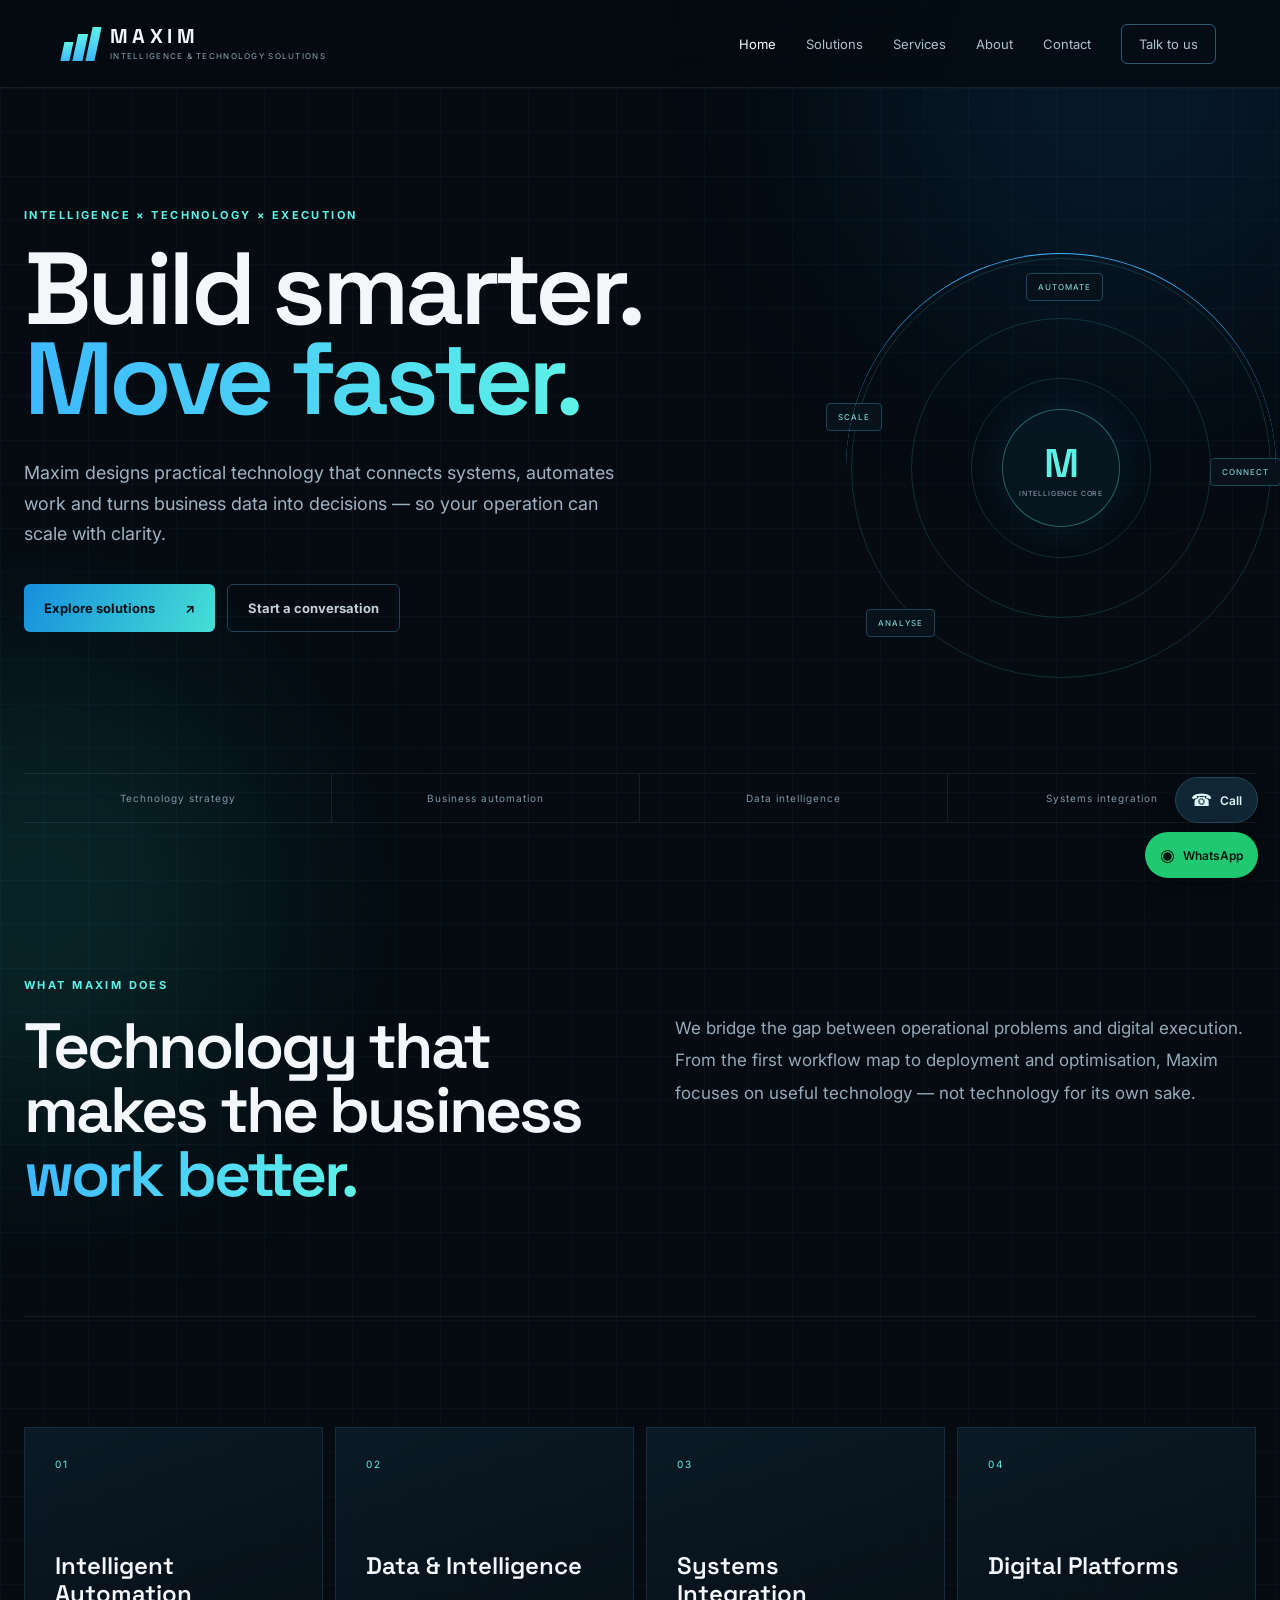
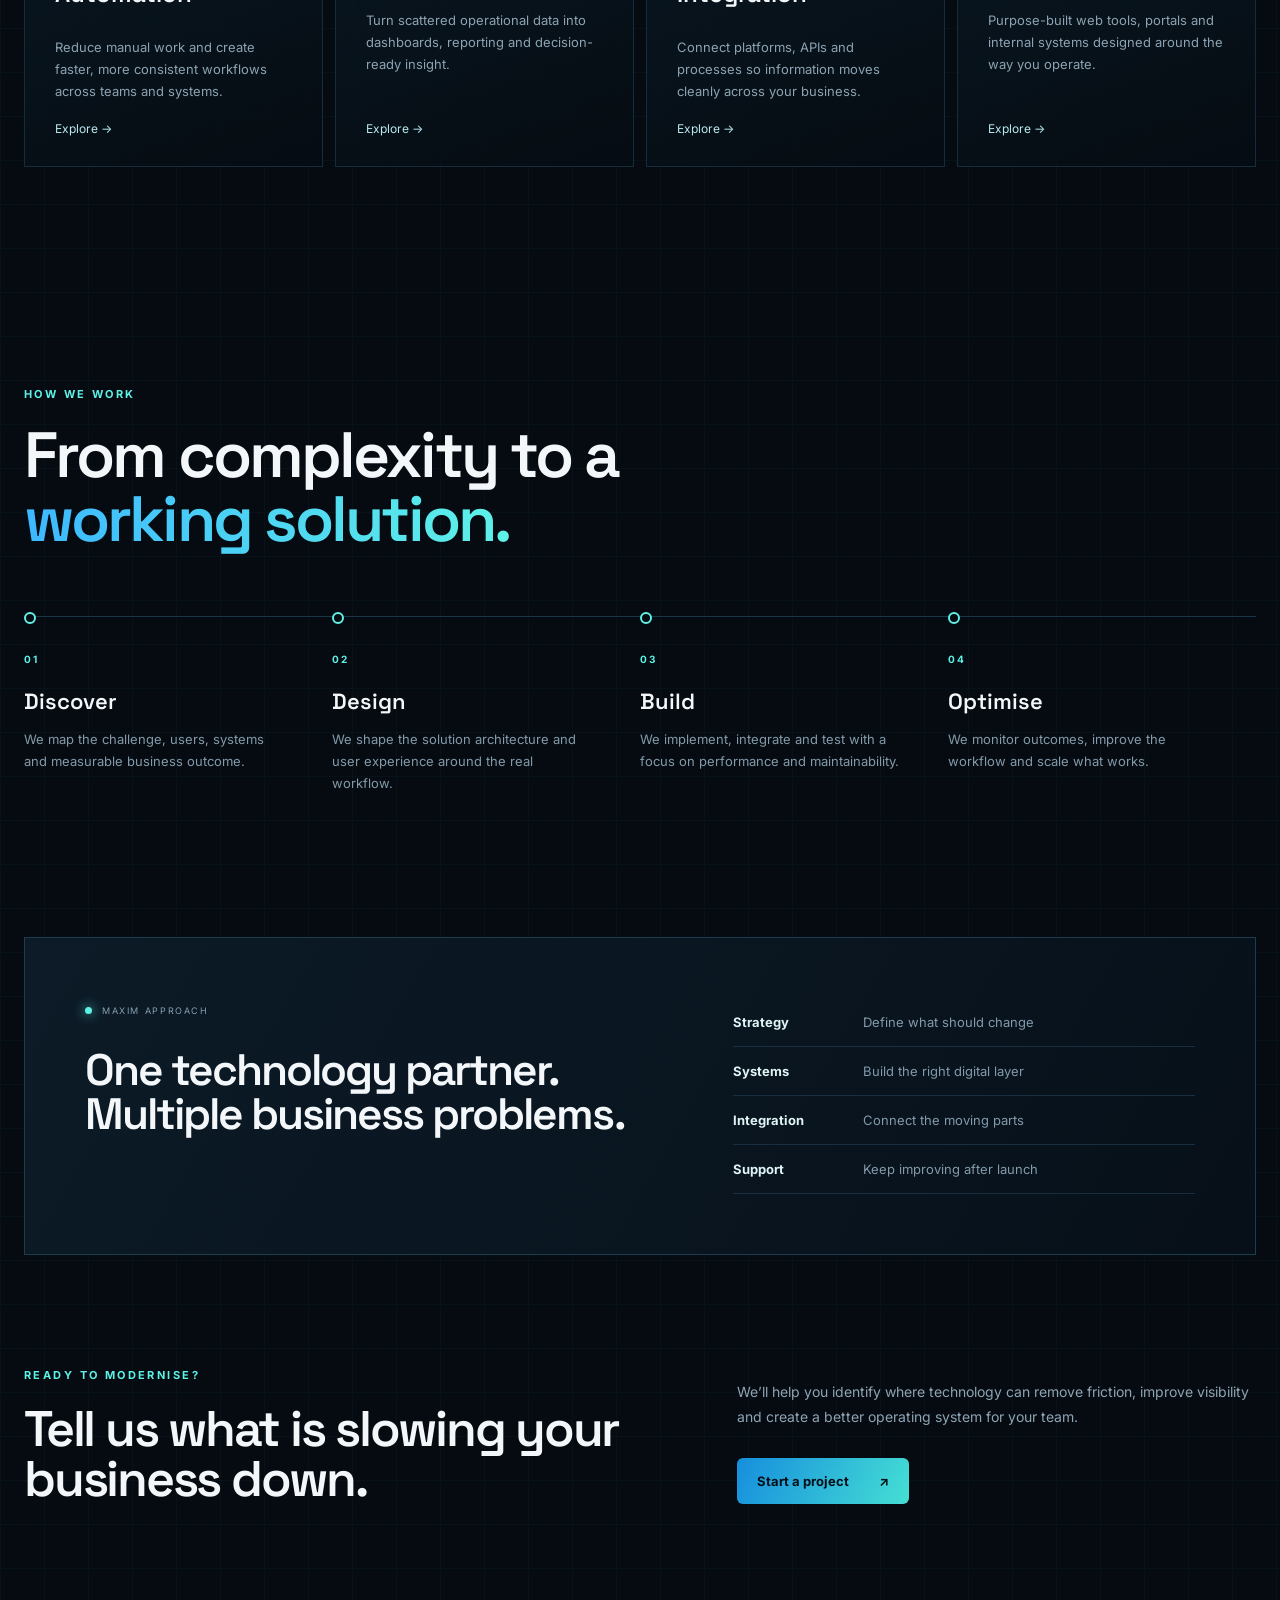
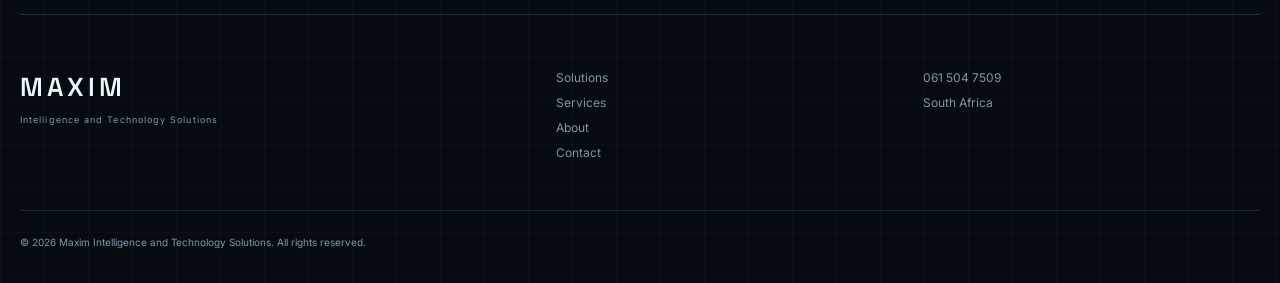
<file: index.html>
<!doctype html>
<html lang="en-ZA">
<head>
  <meta charset="utf-8">
  <meta name="viewport" content="width=device-width,initial-scale=1">
  <title>Maxim Intelligence & Technology Solutions | Smart Technology for Modern Business</title>
  <meta name="description" content="Maxim Intelligence and Technology Solutions helps South African businesses modernise operations with intelligent automation, digital platforms, data solutions, systems integration and managed technology services.">
  <meta name="keywords" content="Maxim Intelligence and Technology Solutions, IT solutions South Africa, business automation, systems integration, data analytics, software solutions, technology consulting">
  <meta name="robots" content="index,follow,max-image-preview:large">
  <meta name="theme-color" content="#071019">
  <meta property="og:type" content="website">
  <meta property="og:title" content="Maxim Intelligence & Technology Solutions">
  <meta property="og:description" content="Intelligence built into technology. Technology built around your business.">
  <meta property="og:locale" content="en_ZA">
  <meta name="twitter:card" content="summary_large_image">
  <link rel="canonical" href="/">
  <link rel="stylesheet" href="/styles.css">
  <script type="application/ld+json">
  {
    "@context":"https://schema.org",
    "@type":"Organization",
    "name":"Maxim Intelligence and Technology Solutions",
    "url":"/",
    "telephone":"+27 61 504 7509",
    "contactPoint":[{"@type":"ContactPoint","telephone":"+27 61 504 7509","contactType":"customer service","areaServed":"ZA","availableLanguage":["English"]}],
    "description":"Technology consulting, automation, systems integration, digital platforms and business intelligence solutions."
  }
  </script>
</head>
<body>
  <div class="ambient ambient-a"></div><div class="ambient ambient-b"></div>
  <header class="site-header">
    <a class="brand" href="/" aria-label="Maxim home">
      <span class="brand-mark" aria-hidden="true"><i></i><i></i><i></i></span>
      <span><strong>MAXIM</strong><small>INTELLIGENCE & TECHNOLOGY SOLUTIONS</small></span>
    </a>
    <button class="menu-toggle" aria-label="Open menu" aria-expanded="false"><span></span><span></span></button>
    <nav class="nav" aria-label="Primary navigation">
      <a class="active" href="/">Home</a><a href="/solutions.html">Solutions</a><a href="/services.html">Services</a><a href="/about.html">About</a><a href="/contact.html">Contact</a>
      <a class="nav-cta" href="tel:+27615047509">Talk to us</a>
    </nav>
  </header>

  <main>
    <section class="hero section">
      <div class="eyebrow reveal">INTELLIGENCE × TECHNOLOGY × EXECUTION</div>
      <h1 class="reveal">Build smarter.<br><span>Move faster.</span></h1>
      <p class="hero-copy reveal">Maxim designs practical technology that connects systems, automates work and turns business data into decisions — so your operation can scale with clarity.</p>
      <div class="hero-actions reveal">
        <a class="btn primary" href="/solutions.html">Explore solutions <b>↗</b></a>
        <a class="btn ghost" href="https://wa.me/27615047509?text=Hi%20Maxim%2C%20I%27d%20like%20to%20discuss%20a%20technology%20solution." target="_blank" rel="noopener">Start a conversation</a>
      </div>
      <div class="hero-visual reveal" aria-hidden="true">
        <div class="orbit o1"></div><div class="orbit o2"></div><div class="orbit o3"></div>
        <div class="core"><span>M</span><small>INTELLIGENCE CORE</small></div>
        <div class="node n1">AUTOMATE</div><div class="node n2">CONNECT</div><div class="node n3">ANALYSE</div><div class="node n4">SCALE</div>
      </div>
      <div class="trust-strip reveal">
        <span>Technology strategy</span><span>Business automation</span><span>Data intelligence</span><span>Systems integration</span>
      </div>
    </section>

    <section class="section intro-grid">
      <div>
        <div class="eyebrow reveal">WHAT MAXIM DOES</div>
        <h2 class="reveal">Technology that makes the business <span>work better.</span></h2>
      </div>
      <div class="lead reveal">We bridge the gap between operational problems and digital execution. From the first workflow map to deployment and optimisation, Maxim focuses on useful technology — not technology for its own sake.</div>
    </section>

    <section class="section cards-grid">
      <a class="feature-card reveal" href="/solutions.html#automation"><em>01</em><h3>Intelligent Automation</h3><p>Reduce manual work and create faster, more consistent workflows across teams and systems.</p><span>Explore →</span></a>
      <a class="feature-card reveal" href="/solutions.html#data"><em>02</em><h3>Data & Intelligence</h3><p>Turn scattered operational data into dashboards, reporting and decision-ready insight.</p><span>Explore →</span></a>
      <a class="feature-card reveal" href="/solutions.html#integration"><em>03</em><h3>Systems Integration</h3><p>Connect platforms, APIs and processes so information moves cleanly across your business.</p><span>Explore →</span></a>
      <a class="feature-card reveal" href="/solutions.html#digital"><em>04</em><h3>Digital Platforms</h3><p>Purpose-built web tools, portals and internal systems designed around the way you operate.</p><span>Explore →</span></a>
    </section>

    <section class="section process">
      <div class="section-heading reveal"><div class="eyebrow">HOW WE WORK</div><h2>From complexity to a <span>working solution.</span></h2></div>
      <div class="process-line">
        <article class="reveal"><b>01</b><h3>Discover</h3><p>We map the challenge, users, systems and measurable business outcome.</p></article>
        <article class="reveal"><b>02</b><h3>Design</h3><p>We shape the solution architecture and user experience around the real workflow.</p></article>
        <article class="reveal"><b>03</b><h3>Build</h3><p>We implement, integrate and test with a focus on performance and maintainability.</p></article>
        <article class="reveal"><b>04</b><h3>Optimise</h3><p>We monitor outcomes, improve the workflow and scale what works.</p></article>
      </div>
    </section>

    <section class="section metric-panel reveal">
      <div><span class="status-dot"></span><small>MAXIM APPROACH</small><h2>One technology partner.<br>Multiple business problems.</h2></div>
      <div class="metric-list"><p><strong>Strategy</strong><span>Define what should change</span></p><p><strong>Systems</strong><span>Build the right digital layer</span></p><p><strong>Integration</strong><span>Connect the moving parts</span></p><p><strong>Support</strong><span>Keep improving after launch</span></p></div>
    </section>

    <section class="section cta reveal">
      <div><div class="eyebrow">READY TO MODERNISE?</div><h2>Tell us what is slowing your business down.</h2></div>
      <div><p>We’ll help you identify where technology can remove friction, improve visibility and create a better operating system for your team.</p><a class="btn primary" href="/contact.html">Start a project <b>↗</b></a></div>
    </section>
  </main>

  <footer>
    <div class="footer-brand"><strong>MAXIM</strong><span>Intelligence and Technology Solutions</span></div>
    <div><a href="/solutions.html">Solutions</a><a href="/services.html">Services</a><a href="/about.html">About</a><a href="/contact.html">Contact</a></div>
    <div><a href="tel:+27615047509">061 504 7509</a><span>South Africa</span></div>
    <small>© <span id="year"></span> Maxim Intelligence and Technology Solutions. All rights reserved.</small>
  </footer>

  <div class="contact-fab">
    <a class="fab call" href="tel:+27615047509" aria-label="Call Maxim"><span>☎</span><b>Call</b></a>
    <a class="fab wa" href="https://wa.me/27615047509?text=Hi%20Maxim%2C%20I%27m%20interested%20in%20your%20technology%20solutions." target="_blank" rel="noopener" aria-label="WhatsApp Maxim"><span>◉</span><b>WhatsApp</b></a>
  </div>
  <script src="/script.js" defer></script>
</body></html>
</file>
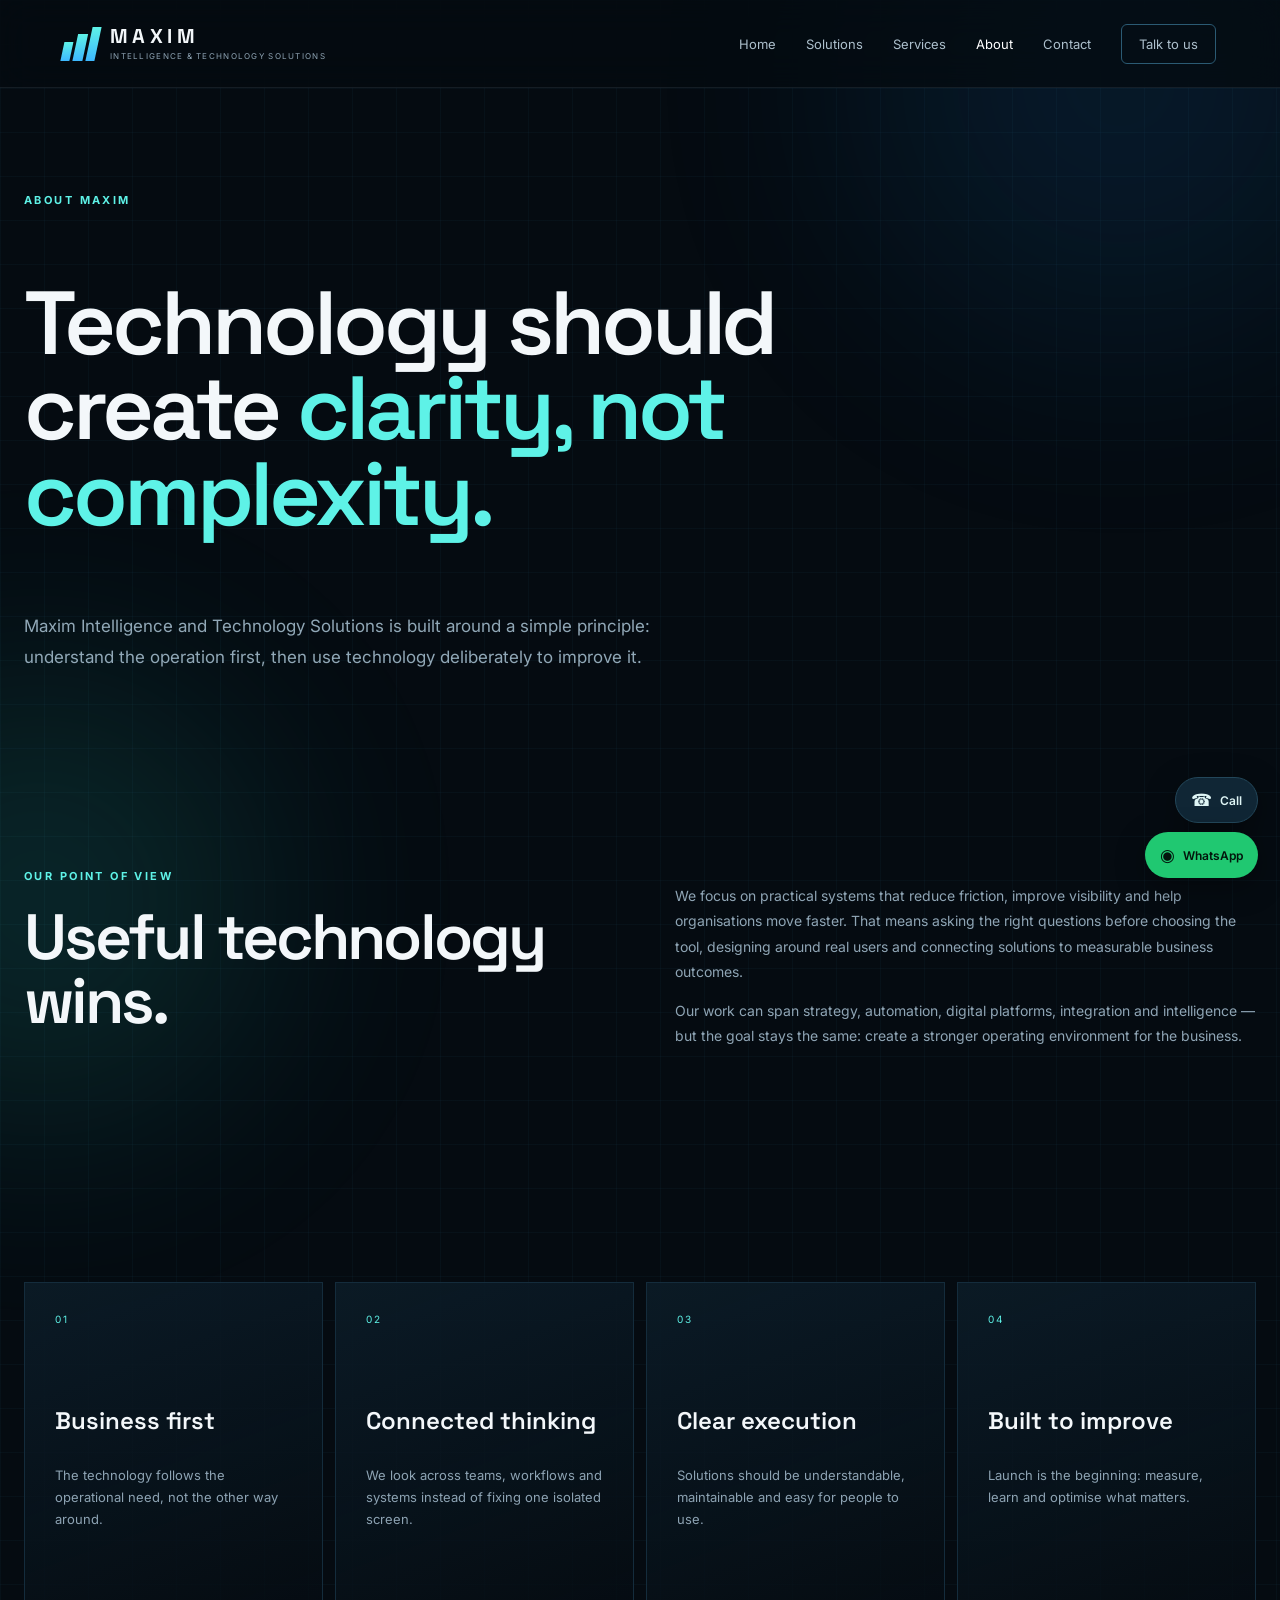
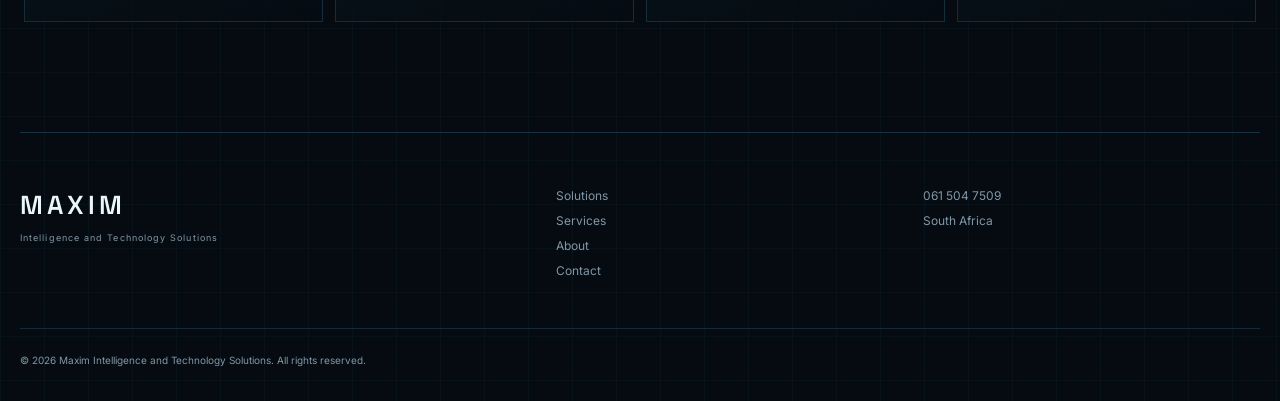
<file: about.html>
<!doctype html><html lang="en-ZA"><head><meta charset="utf-8"><meta name="viewport" content="width=device-width,initial-scale=1"><title>About Maxim | Maxim Intelligence & Technology Solutions</title><meta name="description" content="Learn about Maxim Intelligence and Technology Solutions and our practical approach to business technology."><meta name="robots" content="index,follow,max-image-preview:large"><meta name="theme-color" content="#071019"><meta property="og:type" content="website"><meta property="og:title" content="About Maxim | Maxim Intelligence & Technology Solutions"><meta property="og:description" content="Learn about Maxim Intelligence and Technology Solutions and our practical approach to business technology."><meta property="og:locale" content="en_ZA"><meta name="twitter:card" content="summary_large_image"><link rel="stylesheet" href="/styles.css"></head><body><div class="ambient ambient-a"></div><div class="ambient ambient-b"></div><header class="site-header"><a class="brand" href="/"><span class="brand-mark"><i></i><i></i><i></i></span><span><strong>MAXIM</strong><small>INTELLIGENCE & TECHNOLOGY SOLUTIONS</small></span></a><button class="menu-toggle" aria-label="Open menu" aria-expanded="false"><span></span><span></span></button><nav class="nav"><a  href="/">Home</a><a  href="/solutions.html">Solutions</a><a  href="/services.html">Services</a><a class="active" href="/about.html">About</a><a  href="/contact.html">Contact</a><a class="nav-cta" href="tel:+27615047509">Talk to us</a></nav></header><main><section class="section page-hero"><div class="eyebrow reveal">ABOUT MAXIM</div><h1 class="reveal">Technology should create <span style="color:#5ef2e7">clarity, not complexity.</span></h1><p class="reveal">Maxim Intelligence and Technology Solutions is built around a simple principle: understand the operation first, then use technology deliberately to improve it.</p></section><section class="section split"><div class="copy reveal"><div class="eyebrow">OUR POINT OF VIEW</div><h2>Useful technology wins.</h2></div><div class="copy reveal"><p>We focus on practical systems that reduce friction, improve visibility and help organisations move faster. That means asking the right questions before choosing the tool, designing around real users and connecting solutions to measurable business outcomes.</p><p>Our work can span strategy, automation, digital platforms, integration and intelligence — but the goal stays the same: create a stronger operating environment for the business.</p></div></section><section class="section cards-grid"><article class="feature-card reveal"><em>01</em><h3>Business first</h3><p>The technology follows the operational need, not the other way around.</p></article><article class="feature-card reveal"><em>02</em><h3>Connected thinking</h3><p>We look across teams, workflows and systems instead of fixing one isolated screen.</p></article><article class="feature-card reveal"><em>03</em><h3>Clear execution</h3><p>Solutions should be understandable, maintainable and easy for people to use.</p></article><article class="feature-card reveal"><em>04</em><h3>Built to improve</h3><p>Launch is the beginning: measure, learn and optimise what matters.</p></article></section></main><footer><div class="footer-brand"><strong>MAXIM</strong><span>Intelligence and Technology Solutions</span></div><div><a href="/solutions.html">Solutions</a><a href="/services.html">Services</a><a href="/about.html">About</a><a href="/contact.html">Contact</a></div><div><a href="tel:+27615047509">061 504 7509</a><span>South Africa</span></div><small>© <span id="year"></span> Maxim Intelligence and Technology Solutions. All rights reserved.</small></footer><div class="contact-fab"><a class="fab call" href="tel:+27615047509" aria-label="Call Maxim"><span>☎</span><b>Call</b></a><a class="fab wa" href="https://wa.me/27615047509?text=Hi%20Maxim%2C%20I%27m%20interested%20in%20your%20technology%20solutions." target="_blank" rel="noopener" aria-label="WhatsApp Maxim"><span>◉</span><b>WhatsApp</b></a></div><script src="/script.js" defer></script></body></html>
</file>
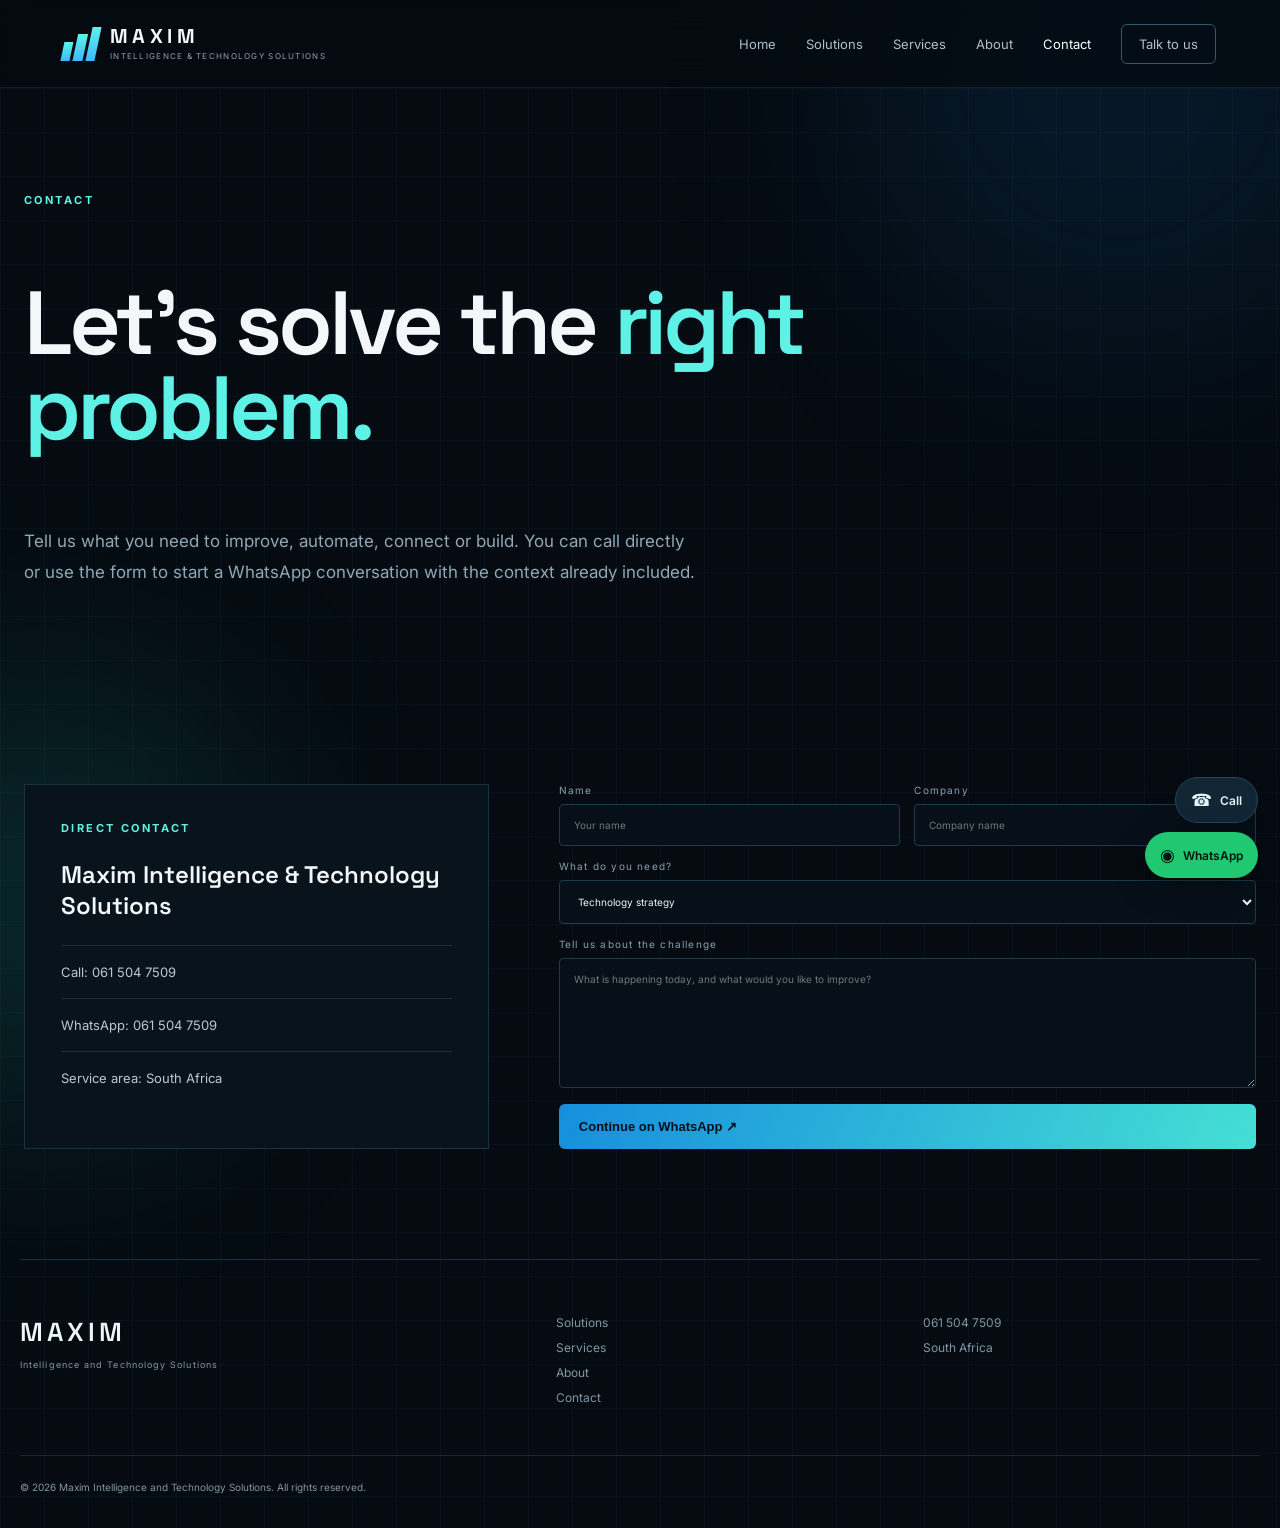
<file: contact.html>
<!doctype html><html lang="en-ZA"><head><meta charset="utf-8"><meta name="viewport" content="width=device-width,initial-scale=1"><title>Contact Maxim | Maxim Intelligence & Technology Solutions</title><meta name="description" content="Contact Maxim Intelligence and Technology Solutions by phone or WhatsApp on 061 504 7509 to discuss your technology project."><meta name="robots" content="index,follow,max-image-preview:large"><meta name="theme-color" content="#071019"><meta property="og:type" content="website"><meta property="og:title" content="Contact Maxim | Maxim Intelligence & Technology Solutions"><meta property="og:description" content="Contact Maxim Intelligence and Technology Solutions by phone or WhatsApp on 061 504 7509 to discuss your technology project."><meta property="og:locale" content="en_ZA"><meta name="twitter:card" content="summary_large_image"><link rel="stylesheet" href="/styles.css"></head><body><div class="ambient ambient-a"></div><div class="ambient ambient-b"></div><header class="site-header"><a class="brand" href="/"><span class="brand-mark"><i></i><i></i><i></i></span><span><strong>MAXIM</strong><small>INTELLIGENCE & TECHNOLOGY SOLUTIONS</small></span></a><button class="menu-toggle" aria-label="Open menu" aria-expanded="false"><span></span><span></span></button><nav class="nav"><a  href="/">Home</a><a  href="/solutions.html">Solutions</a><a  href="/services.html">Services</a><a  href="/about.html">About</a><a class="active" href="/contact.html">Contact</a><a class="nav-cta" href="tel:+27615047509">Talk to us</a></nav></header><main><section class="section page-hero"><div class="eyebrow reveal">CONTACT</div><h1 class="reveal">Let’s solve the <span style="color:#5ef2e7">right problem.</span></h1><p class="reveal">Tell us what you need to improve, automate, connect or build. You can call directly or use the form to start a WhatsApp conversation with the context already included.</p></section><section class="section contact-grid"><aside class="contact-panel reveal"><div class="eyebrow">DIRECT CONTACT</div><h3>Maxim Intelligence & Technology Solutions</h3><a class="contact-item" href="tel:+27615047509">Call: 061 504 7509</a><a class="contact-item" target="_blank" rel="noopener" href="https://wa.me/27615047509?text=Hi%20Maxim%2C%20I%27d%20like%20to%20discuss%20a%20technology%20project.">WhatsApp: 061 504 7509</a><span class="contact-item">Service area: South Africa</span></aside><form class="contact-form reveal" data-contact-form><label>Name<input name="name" required placeholder="Your name"></label><label>Company<input name="company" placeholder="Company name"></label><label class="full">What do you need?<select name="need"><option>Technology strategy</option><option>Business automation</option><option>Data & reporting</option><option>Systems integration</option><option>Website / digital platform</option><option>Other technology solution</option></select></label><label class="full">Tell us about the challenge<textarea name="message" placeholder="What is happening today, and what would you like to improve?"></textarea></label><button class="btn primary full" type="submit">Continue on WhatsApp ↗</button></form></section></main><footer><div class="footer-brand"><strong>MAXIM</strong><span>Intelligence and Technology Solutions</span></div><div><a href="/solutions.html">Solutions</a><a href="/services.html">Services</a><a href="/about.html">About</a><a href="/contact.html">Contact</a></div><div><a href="tel:+27615047509">061 504 7509</a><span>South Africa</span></div><small>© <span id="year"></span> Maxim Intelligence and Technology Solutions. All rights reserved.</small></footer><div class="contact-fab"><a class="fab call" href="tel:+27615047509" aria-label="Call Maxim"><span>☎</span><b>Call</b></a><a class="fab wa" href="https://wa.me/27615047509?text=Hi%20Maxim%2C%20I%27m%20interested%20in%20your%20technology%20solutions." target="_blank" rel="noopener" aria-label="WhatsApp Maxim"><span>◉</span><b>WhatsApp</b></a></div><script src="/script.js" defer></script></body></html>
</file>
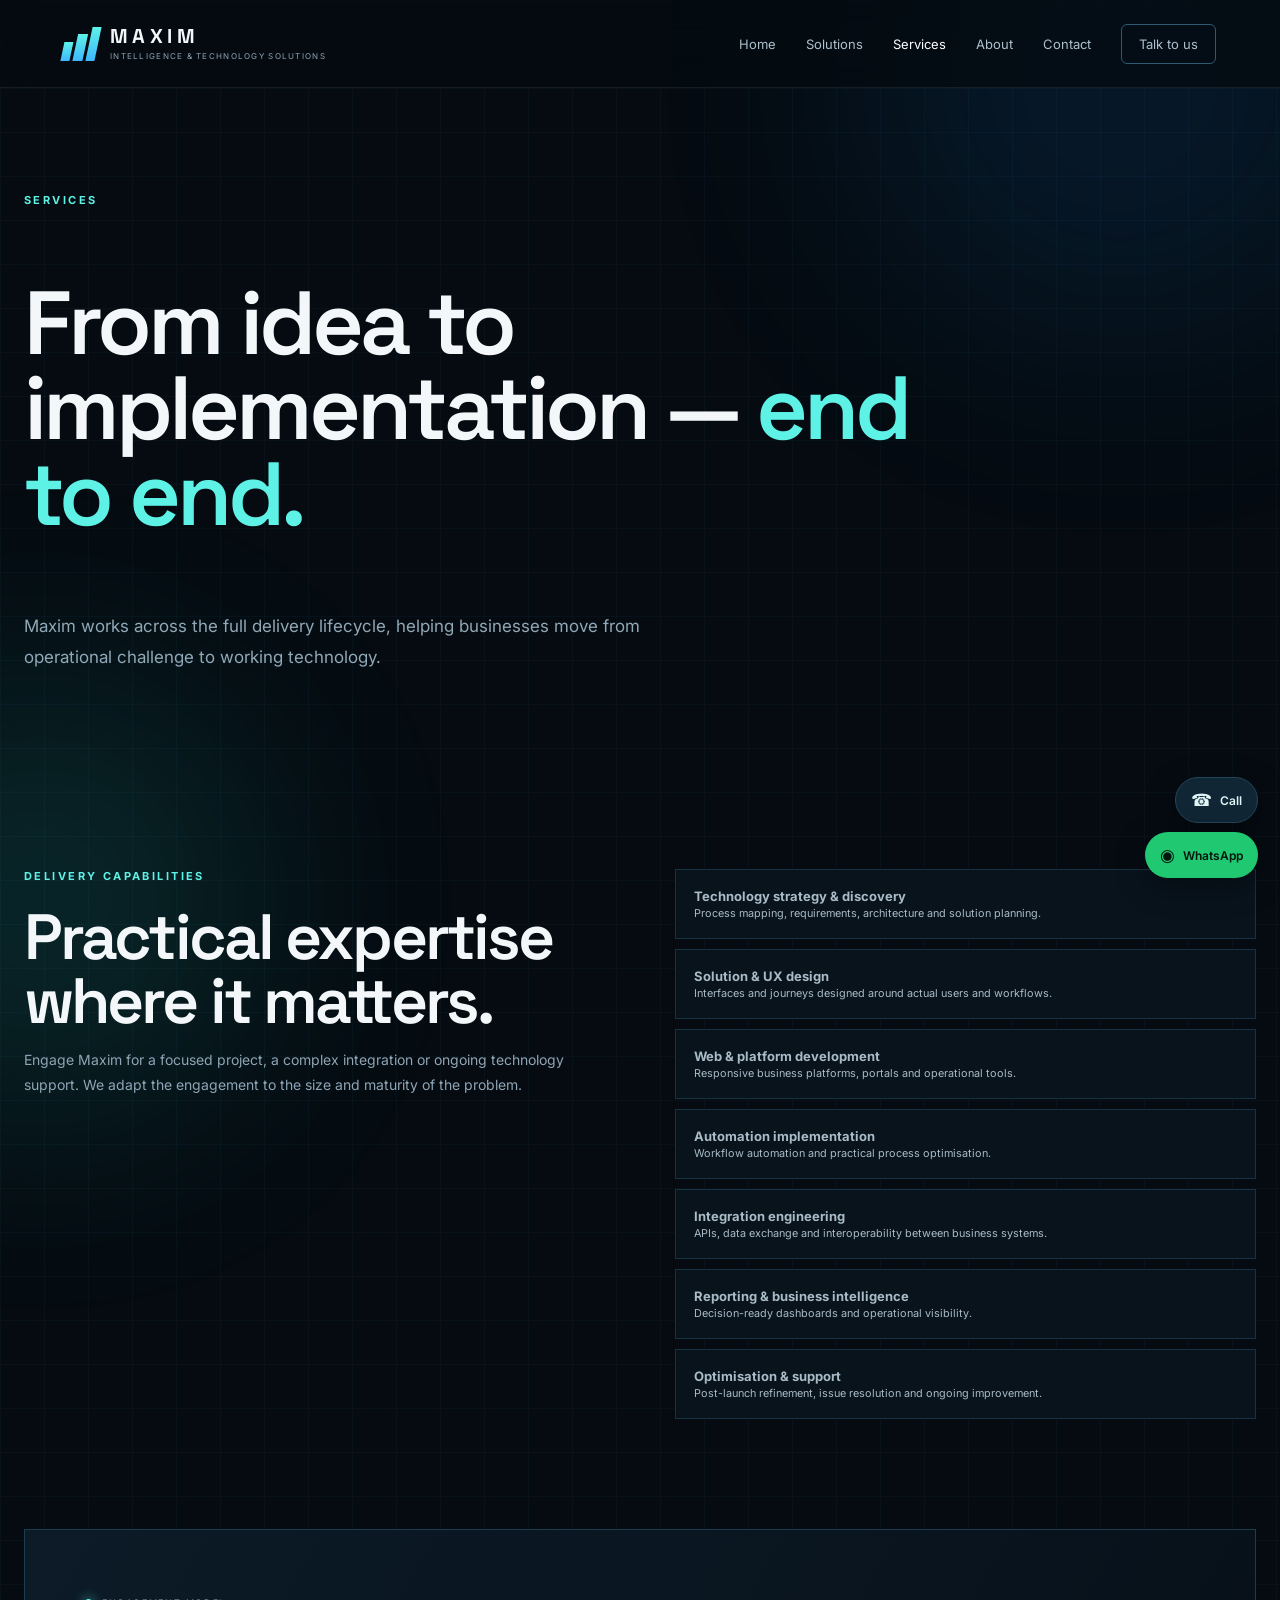
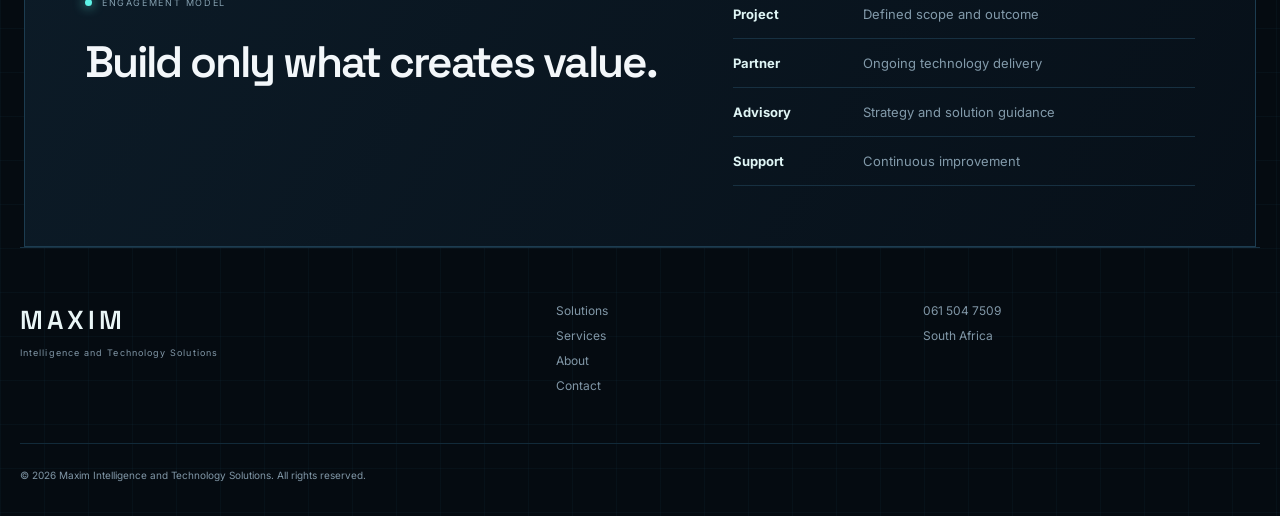
<file: services.html>
<!doctype html><html lang="en-ZA"><head><meta charset="utf-8"><meta name="viewport" content="width=device-width,initial-scale=1"><title>Technology Services | Maxim Intelligence & Technology Solutions</title><meta name="description" content="Maxim provides technology strategy, solution design, implementation, integration and ongoing optimisation services."><meta name="robots" content="index,follow,max-image-preview:large"><meta name="theme-color" content="#071019"><meta property="og:type" content="website"><meta property="og:title" content="Technology Services | Maxim Intelligence & Technology Solutions"><meta property="og:description" content="Maxim provides technology strategy, solution design, implementation, integration and ongoing optimisation services."><meta property="og:locale" content="en_ZA"><meta name="twitter:card" content="summary_large_image"><link rel="stylesheet" href="/styles.css"></head><body><div class="ambient ambient-a"></div><div class="ambient ambient-b"></div><header class="site-header"><a class="brand" href="/"><span class="brand-mark"><i></i><i></i><i></i></span><span><strong>MAXIM</strong><small>INTELLIGENCE & TECHNOLOGY SOLUTIONS</small></span></a><button class="menu-toggle" aria-label="Open menu" aria-expanded="false"><span></span><span></span></button><nav class="nav"><a  href="/">Home</a><a  href="/solutions.html">Solutions</a><a class="active" href="/services.html">Services</a><a  href="/about.html">About</a><a  href="/contact.html">Contact</a><a class="nav-cta" href="tel:+27615047509">Talk to us</a></nav></header><main><section class="section page-hero"><div class="eyebrow reveal">SERVICES</div><h1 class="reveal">From idea to implementation — <span style="color:#5ef2e7">end to end.</span></h1><p class="reveal">Maxim works across the full delivery lifecycle, helping businesses move from operational challenge to working technology.</p></section><section class="section split"><div class="copy reveal"><div class="eyebrow">DELIVERY CAPABILITIES</div><h2>Practical expertise where it matters.</h2><p>Engage Maxim for a focused project, a complex integration or ongoing technology support. We adapt the engagement to the size and maturity of the problem.</p></div><div class="list"><div class="reveal"><strong>Technology strategy & discovery</strong><br><small>Process mapping, requirements, architecture and solution planning.</small></div><div class="reveal"><strong>Solution & UX design</strong><br><small>Interfaces and journeys designed around actual users and workflows.</small></div><div class="reveal"><strong>Web & platform development</strong><br><small>Responsive business platforms, portals and operational tools.</small></div><div class="reveal"><strong>Automation implementation</strong><br><small>Workflow automation and practical process optimisation.</small></div><div class="reveal"><strong>Integration engineering</strong><br><small>APIs, data exchange and interoperability between business systems.</small></div><div class="reveal"><strong>Reporting & business intelligence</strong><br><small>Decision-ready dashboards and operational visibility.</small></div><div class="reveal"><strong>Optimisation & support</strong><br><small>Post-launch refinement, issue resolution and ongoing improvement.</small></div></div></section><section class="section metric-panel reveal"><div><span class="status-dot"></span><small>ENGAGEMENT MODEL</small><h2>Build only what creates value.</h2></div><div class="metric-list"><p><strong>Project</strong><span>Defined scope and outcome</span></p><p><strong>Partner</strong><span>Ongoing technology delivery</span></p><p><strong>Advisory</strong><span>Strategy and solution guidance</span></p><p><strong>Support</strong><span>Continuous improvement</span></p></div></section></main><footer><div class="footer-brand"><strong>MAXIM</strong><span>Intelligence and Technology Solutions</span></div><div><a href="/solutions.html">Solutions</a><a href="/services.html">Services</a><a href="/about.html">About</a><a href="/contact.html">Contact</a></div><div><a href="tel:+27615047509">061 504 7509</a><span>South Africa</span></div><small>© <span id="year"></span> Maxim Intelligence and Technology Solutions. All rights reserved.</small></footer><div class="contact-fab"><a class="fab call" href="tel:+27615047509" aria-label="Call Maxim"><span>☎</span><b>Call</b></a><a class="fab wa" href="https://wa.me/27615047509?text=Hi%20Maxim%2C%20I%27m%20interested%20in%20your%20technology%20solutions." target="_blank" rel="noopener" aria-label="WhatsApp Maxim"><span>◉</span><b>WhatsApp</b></a></div><script src="/script.js" defer></script></body></html>
</file>
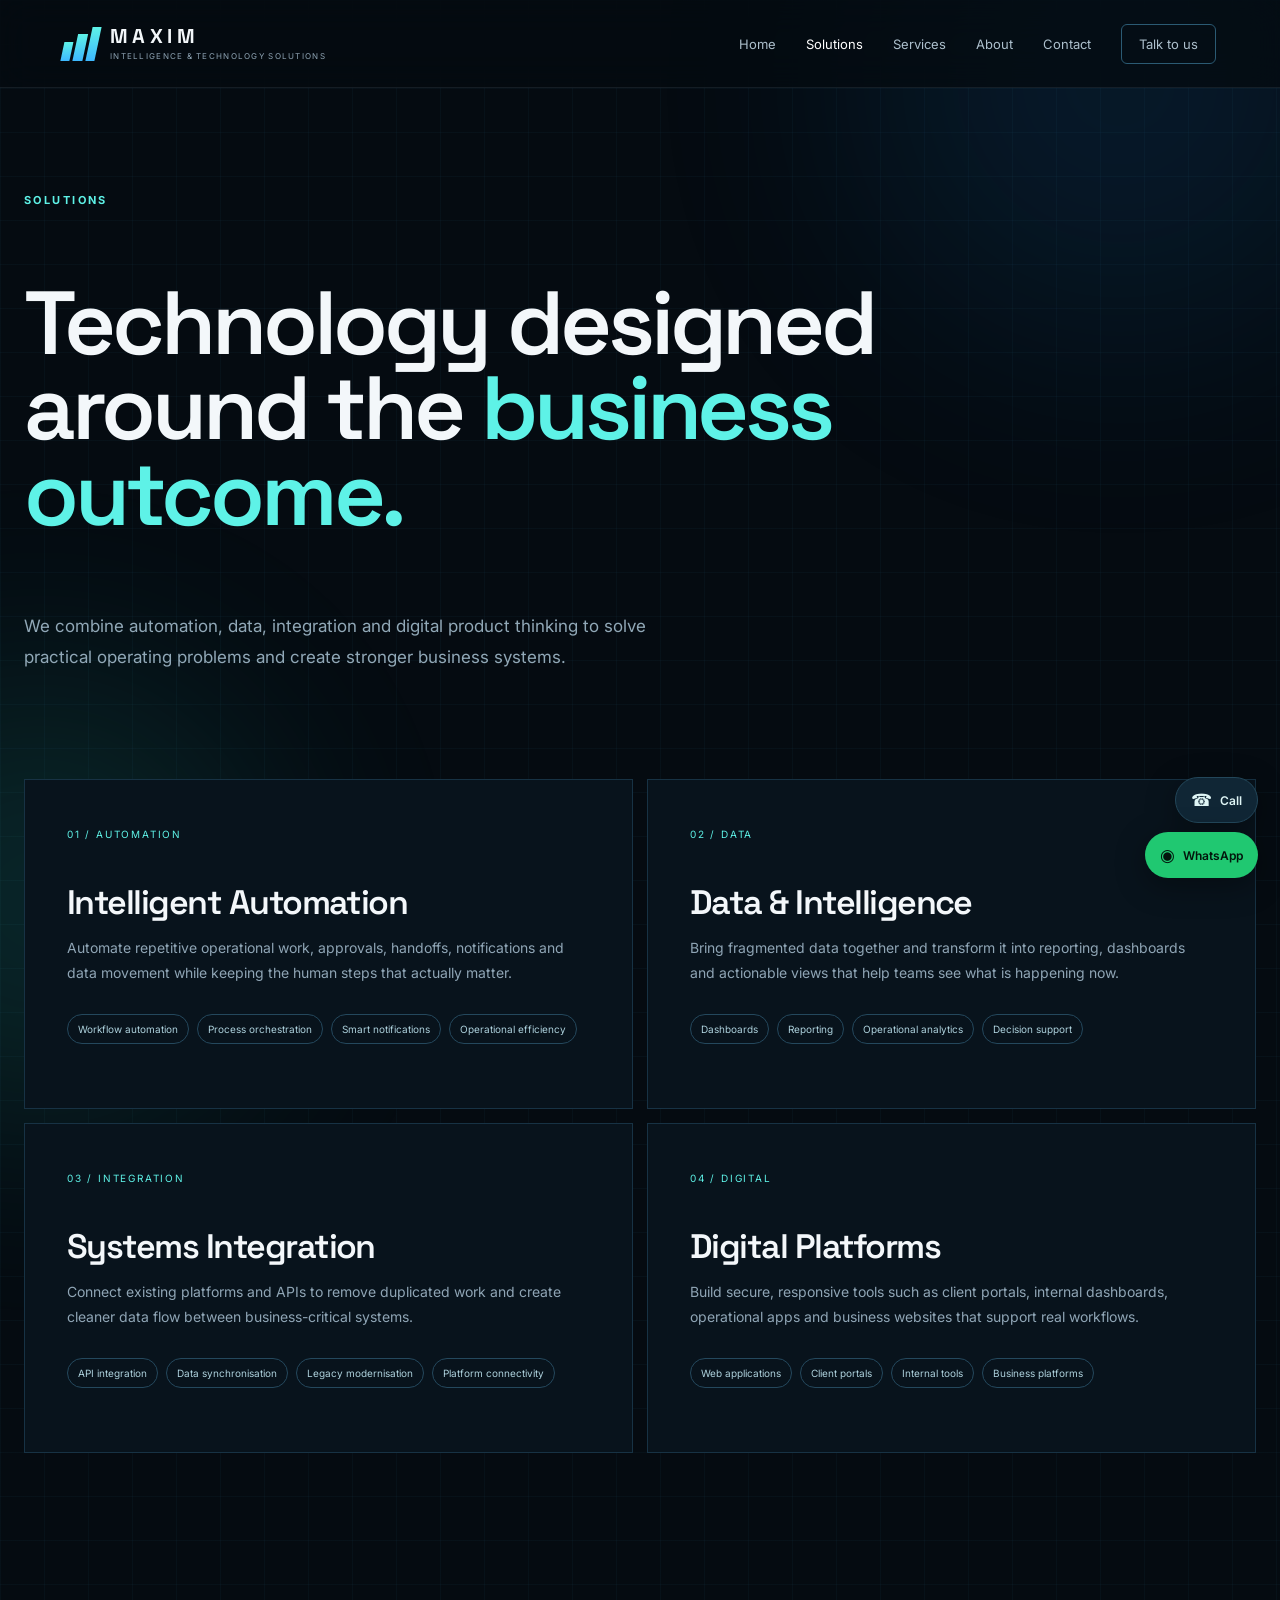
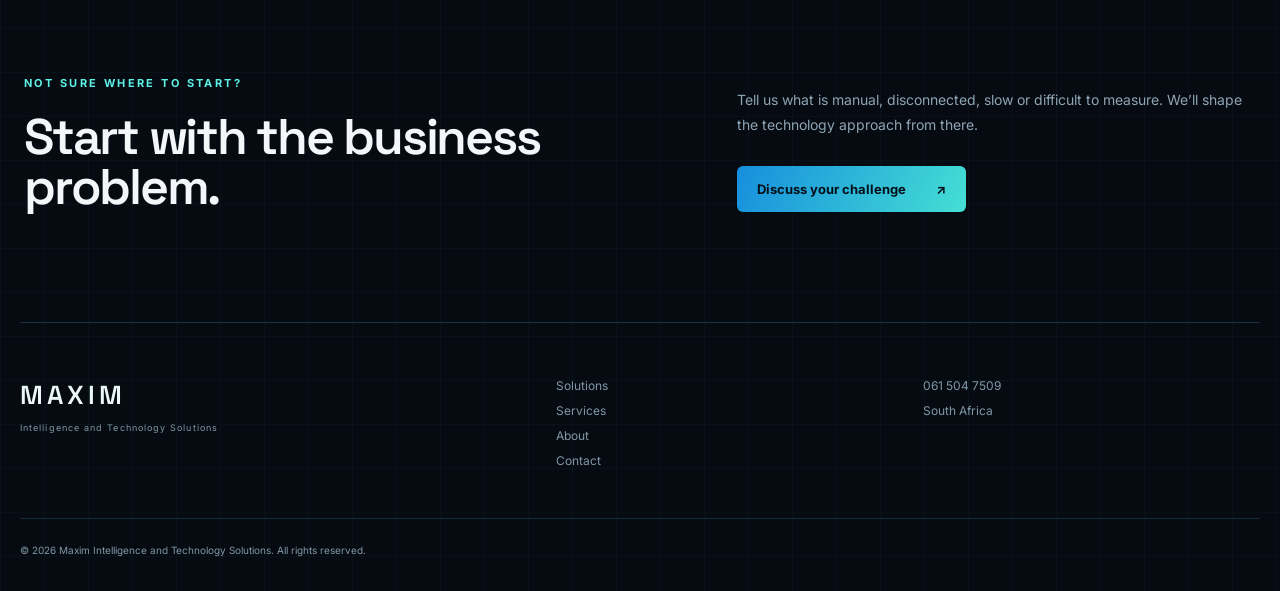
<file: solutions.html>
<!doctype html><html lang="en-ZA"><head><meta charset="utf-8"><meta name="viewport" content="width=device-width,initial-scale=1"><title>Technology Solutions | Maxim Intelligence & Technology Solutions</title><meta name="description" content="Explore Maxim's intelligent automation, data, integration and digital platform solutions for modern businesses."><meta name="robots" content="index,follow,max-image-preview:large"><meta name="theme-color" content="#071019"><meta property="og:type" content="website"><meta property="og:title" content="Technology Solutions | Maxim Intelligence & Technology Solutions"><meta property="og:description" content="Explore Maxim's intelligent automation, data, integration and digital platform solutions for modern businesses."><meta property="og:locale" content="en_ZA"><meta name="twitter:card" content="summary_large_image"><link rel="stylesheet" href="/styles.css"></head><body><div class="ambient ambient-a"></div><div class="ambient ambient-b"></div><header class="site-header"><a class="brand" href="/"><span class="brand-mark"><i></i><i></i><i></i></span><span><strong>MAXIM</strong><small>INTELLIGENCE & TECHNOLOGY SOLUTIONS</small></span></a><button class="menu-toggle" aria-label="Open menu" aria-expanded="false"><span></span><span></span></button><nav class="nav"><a  href="/">Home</a><a class="active" href="/solutions.html">Solutions</a><a  href="/services.html">Services</a><a  href="/about.html">About</a><a  href="/contact.html">Contact</a><a class="nav-cta" href="tel:+27615047509">Talk to us</a></nav></header><main><section class="section page-hero"><div class="eyebrow reveal">SOLUTIONS</div><h1 class="reveal">Technology designed around the <span style="color:#5ef2e7">business outcome.</span></h1><p class="reveal">We combine automation, data, integration and digital product thinking to solve practical operating problems and create stronger business systems.</p></section><section class="section content-grid"><article id="automation" class="solution-block reveal"><span class="num">01 / AUTOMATION</span><h2>Intelligent Automation</h2><p>Automate repetitive operational work, approvals, handoffs, notifications and data movement while keeping the human steps that actually matter.</p><div class="tag-row"><span class="tag">Workflow automation</span><span class="tag">Process orchestration</span><span class="tag">Smart notifications</span><span class="tag">Operational efficiency</span></div></article><article id="data" class="solution-block reveal"><span class="num">02 / DATA</span><h2>Data & Intelligence</h2><p>Bring fragmented data together and transform it into reporting, dashboards and actionable views that help teams see what is happening now.</p><div class="tag-row"><span class="tag">Dashboards</span><span class="tag">Reporting</span><span class="tag">Operational analytics</span><span class="tag">Decision support</span></div></article><article id="integration" class="solution-block reveal"><span class="num">03 / INTEGRATION</span><h2>Systems Integration</h2><p>Connect existing platforms and APIs to remove duplicated work and create cleaner data flow between business-critical systems.</p><div class="tag-row"><span class="tag">API integration</span><span class="tag">Data synchronisation</span><span class="tag">Legacy modernisation</span><span class="tag">Platform connectivity</span></div></article><article id="digital" class="solution-block reveal"><span class="num">04 / DIGITAL</span><h2>Digital Platforms</h2><p>Build secure, responsive tools such as client portals, internal dashboards, operational apps and business websites that support real workflows.</p><div class="tag-row"><span class="tag">Web applications</span><span class="tag">Client portals</span><span class="tag">Internal tools</span><span class="tag">Business platforms</span></div></article></section><section class="section cta reveal"><div><div class="eyebrow">NOT SURE WHERE TO START?</div><h2>Start with the business problem.</h2></div><div><p>Tell us what is manual, disconnected, slow or difficult to measure. We’ll shape the technology approach from there.</p><a class="btn primary" href="/contact.html">Discuss your challenge <b>↗</b></a></div></section></main><footer><div class="footer-brand"><strong>MAXIM</strong><span>Intelligence and Technology Solutions</span></div><div><a href="/solutions.html">Solutions</a><a href="/services.html">Services</a><a href="/about.html">About</a><a href="/contact.html">Contact</a></div><div><a href="tel:+27615047509">061 504 7509</a><span>South Africa</span></div><small>© <span id="year"></span> Maxim Intelligence and Technology Solutions. All rights reserved.</small></footer><div class="contact-fab"><a class="fab call" href="tel:+27615047509" aria-label="Call Maxim"><span>☎</span><b>Call</b></a><a class="fab wa" href="https://wa.me/27615047509?text=Hi%20Maxim%2C%20I%27m%20interested%20in%20your%20technology%20solutions." target="_blank" rel="noopener" aria-label="WhatsApp Maxim"><span>◉</span><b>WhatsApp</b></a></div><script src="/script.js" defer></script></body></html>
</file>
<file: styles.css>
@import url('https://fonts.googleapis.com/css2?family=Inter:wght@400;500;600;700&family=Space+Grotesk:wght@500;600;700&display=swap');
:root{--bg:#050b11;--panel:#09131d;--panel2:#0c1823;--line:#173144;--text:#f3f7fa;--muted:#8fa4b4;--blue:#3db8ff;--cyan:#5ef2e7;--max:1240px}
*{box-sizing:border-box}html{scroll-behavior:smooth}body{margin:0;background:var(--bg);color:var(--text);font-family:Inter,Arial,sans-serif;overflow-x:hidden;background-image:linear-gradient(rgba(61,184,255,.035) 1px,transparent 1px),linear-gradient(90deg,rgba(61,184,255,.035) 1px,transparent 1px);background-size:44px 44px}
a{color:inherit;text-decoration:none}.ambient{position:fixed;z-index:-1;border-radius:50%;filter:blur(120px);opacity:.13}.ambient-a{width:520px;height:520px;background:#167ccf;top:-180px;right:-100px}.ambient-b{width:440px;height:440px;background:#2cf0db;bottom:-220px;left:-180px}
.site-header{height:88px;display:flex;align-items:center;justify-content:space-between;padding:0 clamp(24px,5vw,72px);border-bottom:1px solid rgba(143,164,180,.12);position:sticky;top:0;z-index:50;background:rgba(5,11,17,.76);backdrop-filter:blur(18px)}
.brand{display:flex;gap:12px;align-items:center}.brand>span:last-child{display:flex;flex-direction:column}.brand strong{font:700 20px/1 Space Grotesk;letter-spacing:.22em}.brand small{font-size:8px;letter-spacing:.16em;color:var(--muted);margin-top:5px}.brand-mark{width:34px;height:34px;display:grid;grid-template-columns:repeat(3,1fr);gap:3px;transform:skew(-12deg)}.brand-mark i{background:linear-gradient(180deg,var(--cyan),var(--blue));display:block}.brand-mark i:nth-child(1){height:55%;align-self:end}.brand-mark i:nth-child(2){height:78%;align-self:end}.brand-mark i:nth-child(3){height:100%}
.nav{display:flex;align-items:center;gap:30px}.nav a{font-size:13px;color:#adc0cd;transition:.25s}.nav a:hover,.nav a.active{color:#fff}.nav-cta{border:1px solid #2b5a73;padding:11px 17px!important;border-radius:6px}.menu-toggle{display:none;background:none;border:0}
.section{width:min(var(--max),calc(100% - 48px));margin:auto;padding:110px 0}.hero{min-height:780px;position:relative;padding-top:120px}.eyebrow{font-size:11px;font-weight:700;letter-spacing:.22em;color:var(--cyan);margin-bottom:22px}.hero h1,.section h2{font-family:Space Grotesk;font-weight:600;letter-spacing:-.045em;margin:0}.hero h1{font-size:clamp(62px,8vw,118px);line-height:.88;max-width:850px}.hero h1 span,.section h2 span{color:transparent;background:linear-gradient(90deg,var(--blue),var(--cyan));background-clip:text;-webkit-background-clip:text}.hero-copy{font-size:18px;line-height:1.7;color:#9eb2c1;max-width:620px;margin:34px 0}.hero-actions{display:flex;gap:12px}.btn{display:inline-flex;align-items:center;gap:30px;padding:15px 20px;border-radius:6px;font-size:13px;font-weight:700;transition:.25s}.btn:hover{transform:translateY(-2px)}.primary{background:linear-gradient(115deg,#168edd,#45dfd4);color:#031019}.ghost{border:1px solid #244257;color:#c2d0d9}
.hero-visual{position:absolute;width:430px;height:430px;right:-20px;top:165px;opacity:.75}.orbit{position:absolute;border:1px solid rgba(94,242,231,.16);border-radius:50%;inset:50%;transform:translate(-50%,-50%)}.o1{width:180px;height:180px}.o2{width:300px;height:300px}.o3{width:420px;height:420px}.core{position:absolute;left:50%;top:50%;transform:translate(-50%,-50%);width:118px;height:118px;border:1px solid rgba(94,242,231,.35);border-radius:50%;display:flex;flex-direction:column;align-items:center;justify-content:center;background:rgba(8,25,36,.8);box-shadow:0 0 50px rgba(61,184,255,.12)}.core span{font:600 40px Space Grotesk;color:var(--cyan)}.core small{font-size:7px;letter-spacing:.12em;color:var(--muted)}.node{position:absolute;padding:8px 11px;border:1px solid #1b465c;background:#07121b;border-radius:4px;font-size:8px;letter-spacing:.12em;color:#8ce6e2}.n1{top:20px;left:180px}.n2{right:-5px;top:205px}.n3{left:20px;bottom:46px}.n4{left:-20px;top:150px}.hero-visual:after{content:"";position:absolute;inset:0;border-radius:50%;border-top:1px solid var(--blue);animation:spin 12s linear infinite}@keyframes spin{to{transform:rotate(360deg)}}
.trust-strip{position:absolute;bottom:45px;left:0;right:0;border-top:1px solid rgba(143,164,180,.13);border-bottom:1px solid rgba(143,164,180,.13);display:grid;grid-template-columns:repeat(4,1fr)}.trust-strip span{padding:18px 12px;text-align:center;font-size:10px;letter-spacing:.1em;color:#7f96a7;border-right:1px solid rgba(143,164,180,.13)}.trust-strip span:last-child{border:0}
.intro-grid{display:grid;grid-template-columns:1fr 1fr;gap:70px;border-bottom:1px solid rgba(143,164,180,.12)}.section h2{font-size:clamp(38px,5vw,66px);line-height:1}.lead{font-size:17px;line-height:1.9;color:#94aaba;padding-top:34px}
.cards-grid{display:grid;grid-template-columns:repeat(4,1fr);gap:12px}.feature-card{min-height:340px;padding:30px;border:1px solid #142c3c;background:linear-gradient(160deg,rgba(12,28,40,.9),rgba(5,12,18,.75));display:flex;flex-direction:column;transition:.3s;position:relative;overflow:hidden}.feature-card:before{content:"";position:absolute;width:100px;height:100px;background:var(--blue);filter:blur(80px);opacity:0;right:-10px;top:-10px;transition:.3s}.feature-card:hover{transform:translateY(-7px);border-color:#2b657f}.feature-card:hover:before{opacity:.25}.feature-card em{font-style:normal;font-size:10px;color:var(--cyan);letter-spacing:.2em}.feature-card h3{font:600 24px/1.15 Space Grotesk;margin:82px 0 16px}.feature-card p{font-size:13px;color:#8da3b3;line-height:1.7}.feature-card span{margin-top:auto;font-size:12px;color:#b9e9ef}
.section-heading{max-width:800px;margin-bottom:65px}.process-line{display:grid;grid-template-columns:repeat(4,1fr);border-top:1px solid #1a3546}.process-line article{padding:30px 24px 20px 0;position:relative}.process-line article:before{content:"";position:absolute;width:8px;height:8px;border:2px solid var(--cyan);border-radius:50%;top:-5px;left:0;background:var(--bg)}.process-line b{font-size:10px;color:var(--cyan);letter-spacing:.15em}.process-line h3{font:600 22px Space Grotesk;margin:20px 0 10px}.process-line p{font-size:13px;line-height:1.7;color:#839aaa;padding-right:20px}
.metric-panel{display:grid;grid-template-columns:1.25fr 1fr;gap:70px;background:linear-gradient(120deg,#0c1b27,#071019);border:1px solid #1c3c50;padding:60px!important}.status-dot{display:inline-block;width:7px;height:7px;background:var(--cyan);border-radius:50%;box-shadow:0 0 12px var(--cyan);margin-right:10px}.metric-panel small{font-size:9px;letter-spacing:.18em;color:#85a0b0}.metric-panel h2{font-size:44px!important;margin-top:30px}.metric-list p{display:grid;grid-template-columns:130px 1fr;margin:0;padding:16px 0;border-bottom:1px solid #173041;font-size:13px}.metric-list strong{color:#dff5f5}.metric-list span{color:#829aaa}
.cta{display:grid;grid-template-columns:1.2fr 1fr;gap:90px;align-items:end}.cta h2{font-size:50px}.cta p{color:#8fa4b4;line-height:1.8;font-size:14px;margin-bottom:28px}
footer{max-width:var(--max);margin:auto;border-top:1px solid #183142;padding:55px 0 35px;display:grid;grid-template-columns:1.5fr 1fr 1fr;gap:30px;color:#8197a7}footer>div{display:flex;flex-direction:column;gap:10px;font-size:12px}.footer-brand strong{font:600 26px Space Grotesk;letter-spacing:.15em;color:#eaf6f7}.footer-brand span{font-size:9px;letter-spacing:.12em}footer small{grid-column:1/-1;border-top:1px solid #122a39;padding-top:25px;margin-top:20px;font-size:10px}
.contact-fab{position:fixed;right:22px;bottom:22px;z-index:60;display:flex;flex-direction:column;gap:9px;align-items:flex-end}.fab{height:46px;border-radius:25px;display:flex;align-items:center;gap:8px;padding:0 15px;box-shadow:0 8px 30px rgba(0,0,0,.35);font-size:12px}.fab span{font-size:17px}.fab b{font-weight:600}.wa{background:#20c871;color:#03150c}.call{background:#102635;color:#dff5f5;border:1px solid #23475a}
.reveal{opacity:0;transform:translateY(18px);transition:opacity .7s ease,transform .7s ease}.reveal.visible{opacity:1;transform:none}
.page-hero{padding-top:105px!important;padding-bottom:70px!important}.page-hero h1{font:600 clamp(52px,7vw,92px)/.95 Space Grotesk;letter-spacing:-.045em;max-width:950px}.page-hero p{max-width:680px;color:#91a8b7;line-height:1.8;font-size:17px}.content-grid{display:grid;grid-template-columns:repeat(2,1fr);gap:14px;padding-top:20px!important}.solution-block{border:1px solid #173244;background:#08131c;padding:42px;min-height:330px}.solution-block .num{color:var(--cyan);font-size:10px;letter-spacing:.18em}.solution-block h2{font-size:34px;margin:44px 0 15px}.solution-block p,.copy p{color:#8fa5b5;line-height:1.8;font-size:14px}.tag-row{display:flex;gap:8px;flex-wrap:wrap;margin-top:28px}.tag{font-size:10px;color:#add1dc;border:1px solid #24485d;padding:8px 10px;border-radius:20px}.split{display:grid;grid-template-columns:1fr 1fr;gap:70px;align-items:start}.list{display:grid;gap:10px}.list div{padding:18px;border:1px solid #173243;background:#08131c;font-size:13px;color:#a9bbc7}.contact-grid{display:grid;grid-template-columns:.8fr 1.2fr;gap:70px}.contact-panel{border:1px solid #173243;padding:36px;background:#08131c}.contact-panel h3{font:600 24px Space Grotesk}.contact-item{display:block;border-top:1px solid #163040;padding:18px 0;color:#b7cad4;font-size:13px}.contact-form{display:grid;grid-template-columns:1fr 1fr;gap:14px}.contact-form label{font-size:10px;letter-spacing:.12em;color:#8aa0af}.contact-form input,.contact-form textarea,.contact-form select{width:100%;margin-top:8px;background:#071019;border:1px solid #1c3b4d;color:#eff7f7;padding:14px;border-radius:4px;font:inherit}.contact-form .full{grid-column:1/-1}.contact-form textarea{min-height:130px;resize:vertical}.contact-form button{border:0;cursor:pointer}
@media(max-width:950px){.nav{position:fixed;top:88px;left:0;right:0;background:#071019;border-bottom:1px solid #173244;padding:25px;display:none;flex-direction:column;align-items:flex-start}.nav.open{display:flex}.menu-toggle{display:block;width:34px;height:28px;padding:4px}.menu-toggle span{display:block;height:1px;background:#dceff3;margin:6px 0}.hero-visual{opacity:.28;right:-170px}.cards-grid,.process-line{grid-template-columns:repeat(2,1fr)}.intro-grid,.metric-panel,.cta,.split,.contact-grid{grid-template-columns:1fr}.metric-panel{padding:35px!important}.content-grid{grid-template-columns:1fr}footer{margin:0 24px}.hero{min-height:730px}}
@media(max-width:600px){.site-header{height:74px;padding:0 20px}.brand small{display:none}.nav{top:74px}.section{width:calc(100% - 34px);padding:75px 0}.hero{padding-top:92px;min-height:720px}.hero h1{font-size:59px}.hero-copy{font-size:15px}.hero-actions{flex-direction:column;align-items:flex-start}.hero-visual{width:350px;height:350px;top:300px;right:-190px}.trust-strip{grid-template-columns:1fr 1fr}.trust-strip span{padding:12px 6px}.cards-grid,.process-line{grid-template-columns:1fr}.feature-card{min-height:270px}.feature-card h3{margin-top:50px}.metric-panel h2{font-size:34px!important}.cta h2{font-size:40px}footer{grid-template-columns:1fr;padding-bottom:95px}.contact-form{grid-template-columns:1fr}.contact-form .full{grid-column:auto}.fab b{display:none}.fab{width:46px;justify-content:center;padding:0}.contact-fab{right:14px}.page-hero h1{font-size:50px}.solution-block{padding:28px}}
@media(prefers-reduced-motion:reduce){*{scroll-behavior:auto!important;animation:none!important;transition:none!important}.reveal{opacity:1;transform:none}}
</file>
